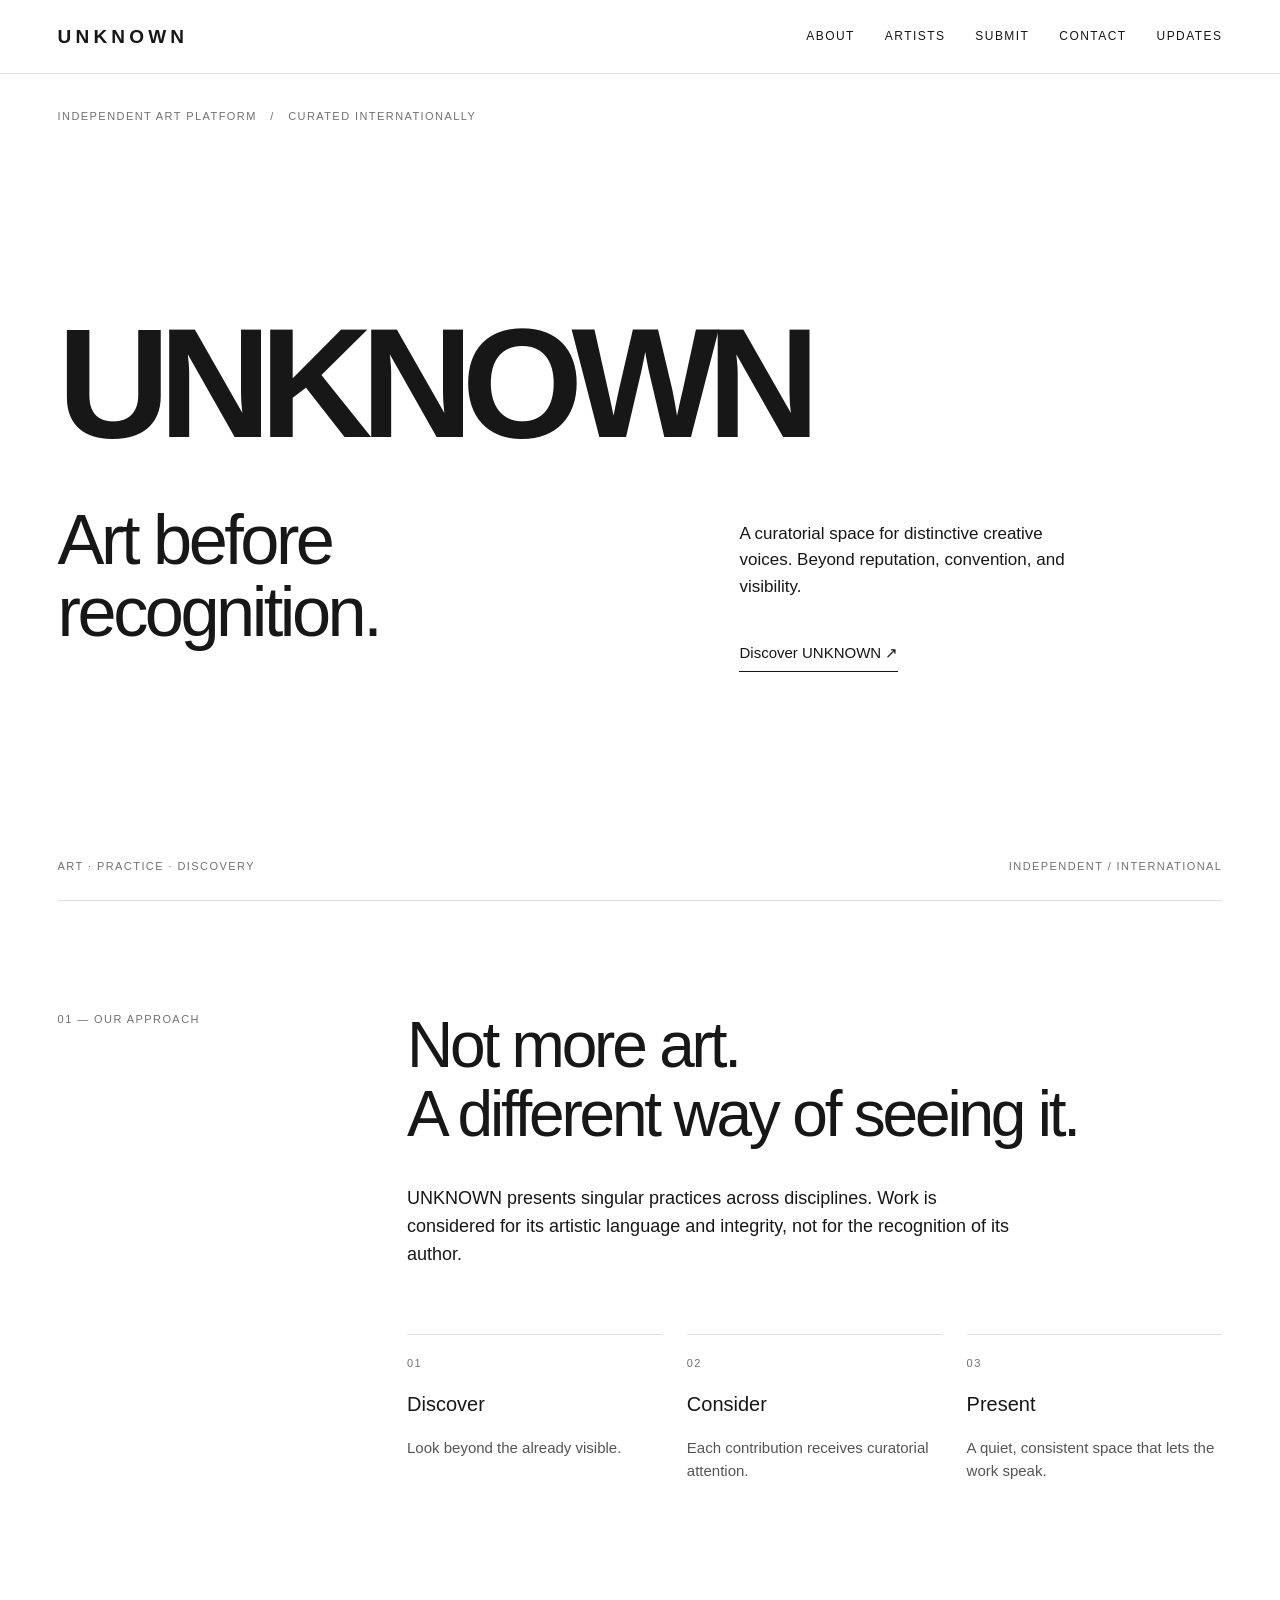
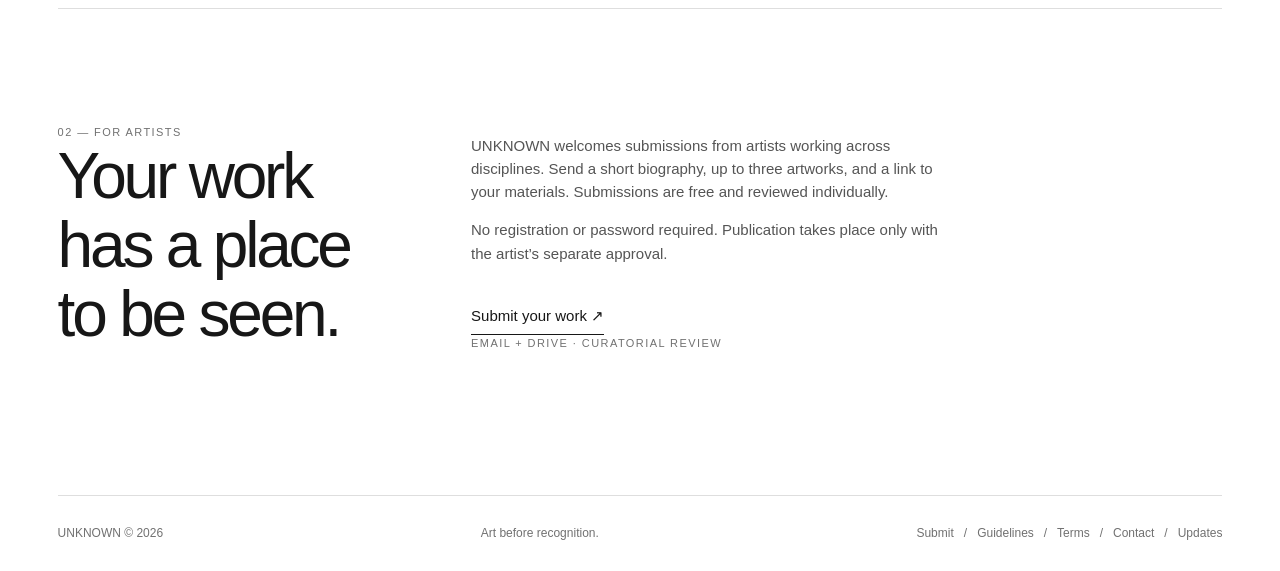
<file: index.html>
<!doctype html><html lang="en"><head><meta charset="utf-8"><meta name="viewport" content="width=device-width,initial-scale=1"><meta name="description" content="UNKNOWN — an independent curatorial art platform. Art before recognition."><title>UNKNOWN — Art before recognition</title><style>:root{--ink:#171717;--paper:#fff;--sub:#717171;--line:#dedede}*{box-sizing:border-box}html{scroll-behavior:smooth}body{margin:0;background:var(--paper);color:var(--ink);font-family:Arial,Helvetica,sans-serif;font-size:15px;line-height:1.55}a{color:inherit;text-decoration:none}a:hover{text-decoration:underline}header{height:74px;padding:0 4.5%;display:flex;align-items:center;justify-content:space-between;border-bottom:1px solid var(--line)}.brand{font-size:19px;font-weight:650;letter-spacing:.22em}.nav{display:flex;gap:30px;font-size:12px;text-transform:uppercase;letter-spacing:.12em}.wrap{margin:auto;max-width:1600px;padding:0 4.5%}.hero{min-height:calc(100vh - 74px);display:flex;flex-direction:column;justify-content:space-between;padding:34px 0 25px}.eyebrow,.label,.plain{font-size:11px;letter-spacing:.13em;text-transform:uppercase;color:var(--sub)}.hero-center{margin:auto 0;width:100%}.hero-word{font-size:clamp(55px,12.2vw,210px);letter-spacing:-.075em;line-height:.93;font-weight:560;white-space:nowrap}.hero-under{display:grid;grid-template-columns:1.2fr 1fr;gap:8vw;padding-top:48px}.hero-under h1{font-size:clamp(34px,5.5vw,78px);font-weight:500;letter-spacing:-.05em;line-height:1.03;margin:0}.hero-under p{max-width:355px;font-size:17px}.link,.email{display:inline-block;margin-top:24px;border-bottom:1px solid var(--ink);padding-bottom:7px}.hero-bottom{display:flex;justify-content:space-between;gap:15px}.feature,.entry{display:grid;grid-template-columns:30% 70%;gap:0;padding:110px 0;border-top:1px solid var(--line)}h2{font-size:clamp(30px,5vw,67px);line-height:1.08;letter-spacing:-.05em;font-weight:450;margin:0 0 36px}.body{font-size:18px;max-width:620px}.mini-row{display:grid;grid-template-columns:repeat(3,minmax(0,1fr));gap:24px;margin-top:65px}.mini-row>div{border-top:1px solid var(--line);padding-top:15px}.mini-row strong{display:block;font-size:20px;font-weight:450;margin:16px 0}.mini-row p,.entry-right p{color:#555;max-width:470px}.entry-right{padding-left:5vw}.footer{border-top:1px solid var(--line);display:flex;justify-content:space-between;gap:20px;padding:28px 0;font-size:12px;color:var(--sub)}main>section:not(.hero){min-height:40vh}main:has(.page) {min-height:75vh}.page{max-width:860px;padding:80px 0 120px}.page h1{font-size:clamp(40px,7vw,86px);font-weight:500;letter-spacing:-.06em}.page p,.page li{font-size:17px;line-height:1.75}.page a{text-decoration:underline}@media(max-width:720px){header{height:65px;padding:0 5%}.wrap{padding:0 5%}.nav{gap:13px;font-size:10px}.brand{font-size:16px}.hero{min-height:calc(100svh - 65px)}.hero-word{font-size:13.2vw}.hero-under{grid-template-columns:1fr;gap:17px;padding-top:38px}.hero-under p{font-size:15px}.hero-bottom{flex-wrap:wrap}.feature,.entry{grid-template-columns:1fr;gap:30px;padding:75px 0}.mini-row{grid-template-columns:1fr;margin-top:40px}.entry-right{padding-left:0}.footer{flex-wrap:wrap}.page{padding:55px 0 90px}}</style></head><body><header><a class="brand" href="index.html">UNKNOWN</a><nav class="nav"><a href="about.html">About</a><a href="artists.html">Artists</a><a href="submit.html">Submit</a><a href="contact.html">Contact</a><a href="updates.html">Updates</a></nav></header><div class="wrap"><main><section class="hero"><div class="eyebrow">Independent art platform &nbsp; / &nbsp; Curated internationally</div><div class="hero-center"><div class="hero-word" aria-label="UNKNOWN">UNKNOWN</div><div class="hero-under"><h1>Art before<br>recognition.</h1><div><p>A curatorial space for distinctive creative voices. Beyond reputation, convention, and visibility.</p><a class="link" href="about.html">Discover UNKNOWN ↗</a></div></div></div><div class="hero-bottom"><span class="eyebrow">Art · Practice · Discovery</span><span class="eyebrow">Independent / International</span></div></section><section class="feature" id="approach"><div class="label">01 — Our approach</div><div><h2>Not more art.<br>A different way of seeing it.</h2><p class="body">UNKNOWN presents singular practices across disciplines. Work is considered for its artistic language and integrity, not for the recognition of its author.</p><div class="mini-row"><div><span class="eyebrow">01</span><strong>Discover</strong><p>Look beyond the already visible.</p></div><div><span class="eyebrow">02</span><strong>Consider</strong><p>Each contribution receives curatorial attention.</p></div><div><span class="eyebrow">03</span><strong>Present</strong><p>A quiet, consistent space that lets the work speak.</p></div></div></div></section><section class="entry" id="artists"><div><span class="label">02 — For artists</span><h2>Your work<br>has a place<br>to be seen.</h2></div><div class="entry-right"><p>UNKNOWN welcomes submissions from artists working across disciplines. Send a short biography, up to three artworks, and a link to your materials. Submissions are free and reviewed individually.</p><p>No registration or password required. Publication takes place only with the artist’s separate approval.</p><a class="email" href="submit.html">Submit your work ↗</a><div class="plain">Email + Drive · Curatorial review</div></div></section></main><footer class="footer"><span>UNKNOWN © 2026</span><span>Art before recognition.</span><span><a href="submit.html">Submit</a> &nbsp; / &nbsp; <a href="guidelines.html">Guidelines</a> &nbsp; / &nbsp; <a href="terms.html">Terms</a> &nbsp; / &nbsp; <a href="contact.html">Contact</a> &nbsp; / &nbsp; <a href="updates.html">Updates</a></span></footer></div></body></html>
</file>
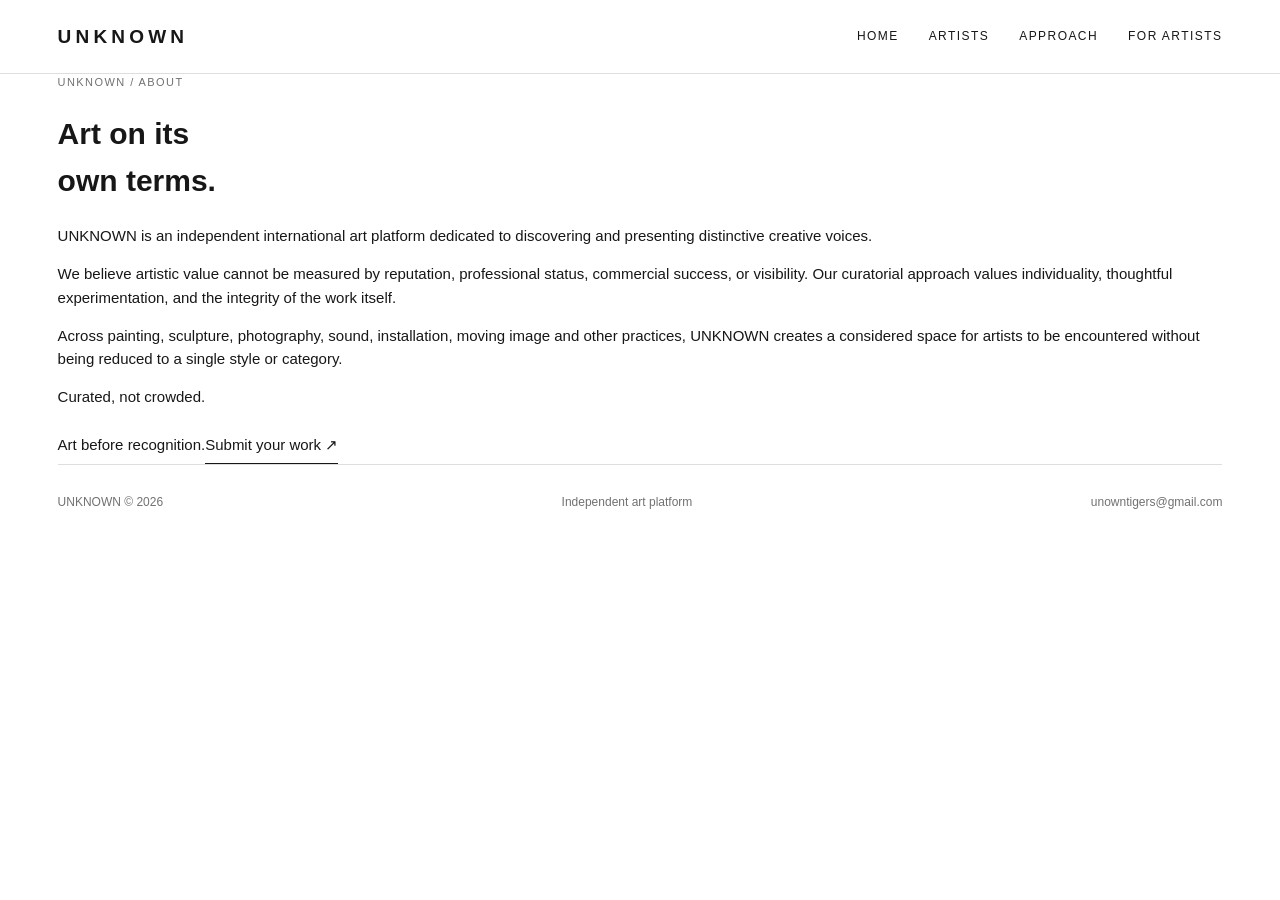
<file: about.html>
<!doctype html><html lang="en"><head><meta charset="utf-8"><meta name="viewport" content="width=device-width,initial-scale=1"><title>About — UNKNOWN</title><style>:root{--ink:#171717;--paper:#fff;--sub:#717171;--line:#dedede}*{box-sizing:border-box}html{scroll-behavior:smooth}body{margin:0;background:var(--paper);color:var(--ink);font-family:Arial,Helvetica,sans-serif;font-size:15px;line-height:1.55}a{color:inherit;text-decoration:none}a:hover{text-decoration:underline}header{height:74px;padding:0 4.5%;display:flex;align-items:center;justify-content:space-between;border-bottom:1px solid var(--line)}.brand{font-size:19px;font-weight:650;letter-spacing:.22em}.nav{display:flex;gap:30px;font-size:12px;text-transform:uppercase;letter-spacing:.12em}.wrap{margin:auto;max-width:1600px;padding:0 4.5%}.hero{min-height:calc(100vh - 74px);display:flex;flex-direction:column;justify-content:space-between;padding:34px 0 25px}.eyebrow,.label,.plain{font-size:11px;letter-spacing:.13em;text-transform:uppercase;color:var(--sub)}.hero-center{margin:auto 0;width:100%}.hero-word{font-size:clamp(55px,12.2vw,210px);letter-spacing:-.075em;line-height:.93;font-weight:560;white-space:nowrap}.hero-under{display:grid;grid-template-columns:1.2fr 1fr;gap:8vw;padding-top:48px}.hero-under h1{font-size:clamp(34px,5.5vw,78px);font-weight:500;letter-spacing:-.05em;line-height:1.03;margin:0}.hero-under p{max-width:355px;font-size:17px}.link,.email{display:inline-block;margin-top:24px;border-bottom:1px solid var(--ink);padding-bottom:7px}.hero-bottom{display:flex;justify-content:space-between;gap:15px}.feature,.entry{display:grid;grid-template-columns:30% 70%;gap:0;padding:110px 0;border-top:1px solid var(--line)}h2{font-size:clamp(30px,5vw,67px);line-height:1.08;letter-spacing:-.05em;font-weight:450;margin:0 0 36px}.body{font-size:18px;max-width:620px}.mini-row{display:grid;grid-template-columns:repeat(3,minmax(0,1fr));gap:24px;margin-top:65px}.mini-row>div{border-top:1px solid var(--line);padding-top:15px}.mini-row strong{display:block;font-size:20px;font-weight:450;margin:16px 0}.mini-row p,.entry-right p{color:#555;max-width:470px}.entry-right{padding-left:5vw}.footer{border-top:1px solid var(--line);display:flex;justify-content:space-between;gap:20px;padding:28px 0;font-size:12px;color:var(--sub)}main>section:not(.hero){min-height:40vh}main:has(.page) {min-height:75vh}.page{max-width:860px;padding:80px 0 120px}.page h1{font-size:clamp(40px,7vw,86px);font-weight:500;letter-spacing:-.06em}.page p,.page li{font-size:17px;line-height:1.75}.page a{text-decoration:underline}@media(max-width:720px){header{height:65px;padding:0 5%}.wrap{padding:0 5%}.nav{gap:13px;font-size:10px}.brand{font-size:16px}.hero{min-height:calc(100svh - 65px)}.hero-word{font-size:13.2vw}.hero-under{grid-template-columns:1fr;gap:17px;padding-top:38px}.hero-under p{font-size:15px}.hero-bottom{flex-wrap:wrap}.feature,.entry{grid-template-columns:1fr;gap:30px;padding:75px 0}.mini-row{grid-template-columns:1fr;margin-top:40px}.entry-right{padding-left:0}.footer{flex-wrap:wrap}.page{padding:55px 0 90px}}</style></head><body><header><a class="brand" href="index.html">UNKNOWN</a><nav class="nav"><a href="index.html">Home</a><a href="artists.html">Artists</a><a href="index.html#approach">Approach</a><a href="index.html#artists">For artists</a></nav></header><div class="wrap"><main class="inner"><div class="inner-grid"><div class="label">UNKNOWN / About</div><div><h1 class="about-title">Art on its<br>own terms.</h1><div class="about-copy"><p>UNKNOWN is an independent international art platform dedicated to discovering and presenting distinctive creative voices.</p><p>We believe artistic value cannot be measured by reputation, professional status, commercial success, or visibility. Our curatorial approach values individuality, thoughtful experimentation, and the integrity of the work itself.</p><p>Across painting, sculpture, photography, sound, installation, moving image and other practices, UNKNOWN creates a considered space for artists to be encountered without being reduced to a single style or category.</p></div><div class="compact"><span class="tiny">Curated, not crowded.<br>Art before recognition.</span><a class="link" href="submit.html">Submit your work ↗</a></div></div></div></main><footer class="footer"><span>UNKNOWN © 2026</span><span>Independent art platform</span><span><a href="mailto:unowntigers@gmail.com">unowntigers@gmail.com</a></span></footer></div></body></html>
</file>
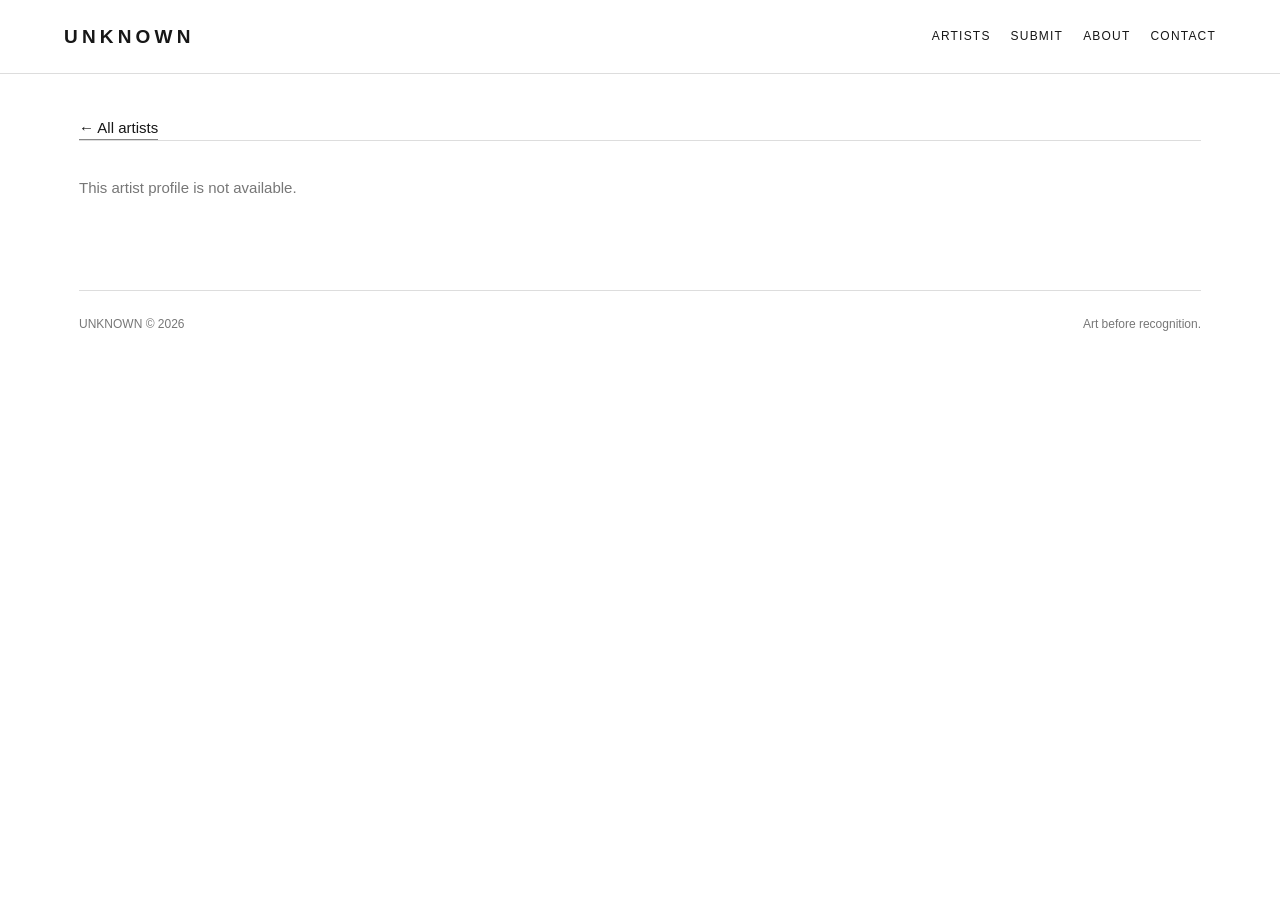
<file: artist.html>
<!doctype html><html lang="en"><head><meta charset="utf-8"><meta name="viewport" content="width=device-width,initial-scale=1"><title>Artist — UNKNOWN</title><style>*{box-sizing:border-box}body{margin:0;color:#171717;background:#fff;font:15px/1.55 Arial,Helvetica,sans-serif}a{color:inherit}header{border-bottom:1px solid #ddd;min-height:74px;padding:20px 5%;display:flex;justify-content:space-between;align-items:center;gap:20px}.brand{text-decoration:none;letter-spacing:.22em;font-weight:650;font-size:19px}.nav{display:flex;gap:20px;font-size:12px;text-transform:uppercase;letter-spacing:.1em}.nav a{text-decoration:none}.wrap{max-width:1250px;margin:auto;padding:0 5%}h1{font-weight:500;letter-spacing:-.065em;font-size:clamp(55px,9vw,104px);line-height:1;margin:65px 0 22px}.intro{max-width:570px;color:#555;font-size:17px;margin-bottom:55px}.eyebrow{font-size:11px;color:#777;letter-spacing:.14em;text-transform:uppercase}.grid{display:grid;grid-template-columns:repeat(3,minmax(0,1fr));gap:36px 22px;margin:45px 0 110px}.artist{text-decoration:none}.artist img{display:block;width:100%;aspect-ratio:4/5;object-fit:cover;background:#f1f1f1}.artist h2{font-size:18px;font-weight:500;letter-spacing:-.025em;margin:13px 0 2px}.meta{font-size:13px;color:#777}.empty{border-top:1px solid #ddd;padding:35px 0 90px;color:#666}.footer{border-top:1px solid #ddd;padding:24px 0;color:#777;font-size:12px;display:flex;justify-content:space-between;gap:20px}.back{display:inline-block;margin:42px 0 0;text-decoration:none;border-bottom:1px solid #888}.artist-head{display:grid;grid-template-columns:1fr 1fr;gap:55px;margin:55px 0 70px}.artist-head h1{margin:15px 0}.artist-head p{max-width:550px}.cover{width:100%;aspect-ratio:4/5;object-fit:cover}.work{display:grid;grid-template-columns:1.5fr 1fr;gap:45px;padding:45px 0;border-top:1px solid #ddd}.gallery .gallery-main{display:block;width:100%;height:auto;max-height:760px;object-fit:contain;margin-bottom:12px;background:#f8f8f8}.gallery-thumbs{display:grid;grid-template-columns:repeat(5,minmax(0,1fr));gap:9px}.gallery-thumb{appearance:none;display:block;background:none;border:1px solid transparent;padding:3px;cursor:pointer;min-width:0}.gallery-thumb[aria-pressed="true"]{border-color:#171717}.gallery-thumb:focus-visible{outline:2px solid #171717;outline-offset:3px}.gallery-thumb img{display:block;width:100%;aspect-ratio:1/1;object-fit:cover}.work h2{font-weight:500;font-size:28px;line-height:1.1;letter-spacing:-.04em;margin:0 0 16px}.work p{white-space:pre-line}#status{color:#777}@media(max-width:760px){header{padding:18px 5%;flex-wrap:wrap}.nav{gap:12px;font-size:10px}.brand{font-size:16px}.grid{grid-template-columns:repeat(2,minmax(0,1fr));gap:24px 14px}.artist-head,.work{grid-template-columns:1fr;gap:20px}.artist-head{margin:32px 0 45px}.work{padding:28px 0}.intro{margin-bottom:30px}.gallery-thumbs{grid-template-columns:repeat(3,1fr)}}@media(max-width:420px){.grid{grid-template-columns:1fr}}</style></head><body><header><a href="index.html" class="brand">UNKNOWN</a><nav class="nav"><a href="artists.html">Artists</a><a href="submit.html">Submit</a><a href="about.html">About</a><a href="contact.html">Contact</a></nav></header><main class="wrap"><a class="back" href="artists.html">← All artists</a><div id="status" class="empty">Loading artist profile…</div><section id="profile" hidden><div class="artist-head"><div id="portrait"></div><div><div class="eyebrow" id="discipline"></div><h1 id="name"></h1><p id="bio"></p><div id="links"></div></div></div><div class="eyebrow">Selected works</div><div id="works" style="margin-top:22px"></div></section><footer class="footer"><span>UNKNOWN © 2026</span><span>Art before recognition.</span></footer></main><script src="artists.js?v=20261029-gallery"></script></body></html>
</file>
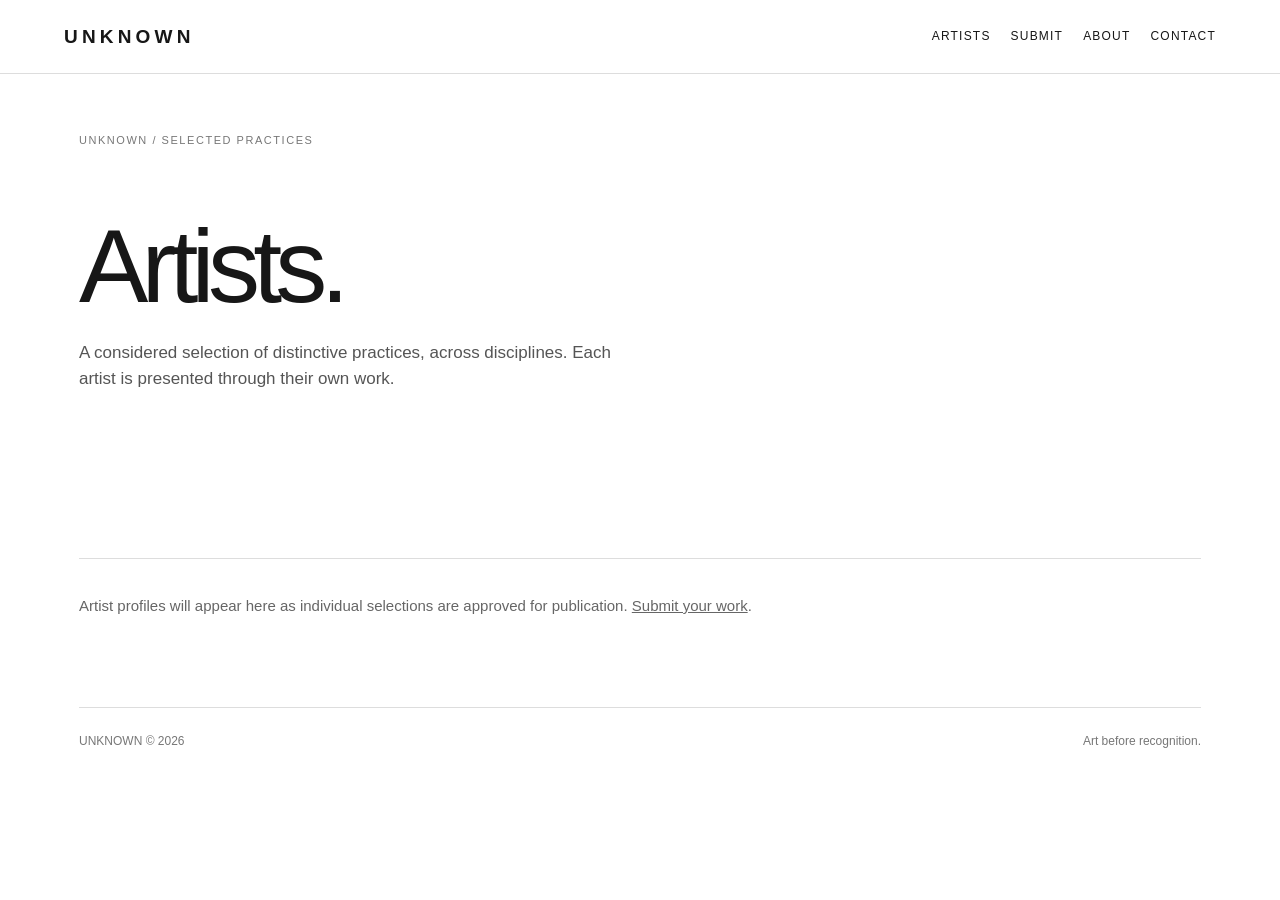
<file: artists.html>
<!doctype html><html lang="en"><head><meta charset="utf-8"><meta name="viewport" content="width=device-width,initial-scale=1"><title>Artists — UNKNOWN</title><meta name="description" content="A considered selection of artistic practices presented by UNKNOWN."><style>*{box-sizing:border-box}body{margin:0;color:#171717;background:#fff;font:15px/1.55 Arial,Helvetica,sans-serif}a{color:inherit}header{border-bottom:1px solid #ddd;min-height:74px;padding:20px 5%;display:flex;justify-content:space-between;align-items:center;gap:20px}.brand{text-decoration:none;letter-spacing:.22em;font-weight:650;font-size:19px}.nav{display:flex;gap:20px;font-size:12px;text-transform:uppercase;letter-spacing:.1em}.nav a{text-decoration:none}.wrap{max-width:1250px;margin:auto;padding:0 5%}h1{font-weight:500;letter-spacing:-.065em;font-size:clamp(55px,9vw,104px);line-height:1;margin:65px 0 22px}.intro{max-width:570px;color:#555;font-size:17px;margin-bottom:55px}.eyebrow{font-size:11px;color:#777;letter-spacing:.14em;text-transform:uppercase}.grid{display:grid;grid-template-columns:repeat(3,minmax(0,1fr));gap:36px 22px;margin:45px 0 110px}.artist{text-decoration:none}.artist img{display:block;width:100%;aspect-ratio:4/5;object-fit:cover;background:#f1f1f1}.artist h2{font-size:18px;font-weight:500;letter-spacing:-.025em;margin:13px 0 2px}.meta{font-size:13px;color:#777}.empty{border-top:1px solid #ddd;padding:35px 0 90px;color:#666}.footer{border-top:1px solid #ddd;padding:24px 0;color:#777;font-size:12px;display:flex;justify-content:space-between;gap:20px}.back{display:inline-block;margin:42px 0 0;text-decoration:none;border-bottom:1px solid #888}.artist-head{display:grid;grid-template-columns:1fr 1fr;gap:55px;margin:55px 0 70px}.artist-head h1{margin:15px 0}.artist-head p{max-width:550px}.cover{width:100%;aspect-ratio:4/5;object-fit:cover}.work{display:grid;grid-template-columns:1.5fr 1fr;gap:45px;padding:45px 0;border-top:1px solid #ddd}.gallery .gallery-main{display:block;width:100%;height:auto;max-height:760px;object-fit:contain;margin-bottom:12px;background:#f8f8f8}.gallery-thumbs{display:grid;grid-template-columns:repeat(5,minmax(0,1fr));gap:9px}.gallery-thumb{appearance:none;display:block;background:none;border:1px solid transparent;padding:3px;cursor:pointer;min-width:0}.gallery-thumb[aria-pressed="true"]{border-color:#171717}.gallery-thumb:focus-visible{outline:2px solid #171717;outline-offset:3px}.gallery-thumb img{display:block;width:100%;aspect-ratio:1/1;object-fit:cover}.work h2{font-weight:500;font-size:28px;line-height:1.1;letter-spacing:-.04em;margin:0 0 16px}.work p{white-space:pre-line}#status{color:#777}@media(max-width:760px){header{padding:18px 5%;flex-wrap:wrap}.nav{gap:12px;font-size:10px}.brand{font-size:16px}.grid{grid-template-columns:repeat(2,minmax(0,1fr));gap:24px 14px}.artist-head,.work{grid-template-columns:1fr;gap:20px}.artist-head{margin:32px 0 45px}.work{padding:28px 0}.intro{margin-bottom:30px}.gallery-thumbs{grid-template-columns:repeat(3,1fr)}}@media(max-width:420px){.grid{grid-template-columns:1fr}}</style></head><body><header><a href="index.html" class="brand">UNKNOWN</a><nav class="nav"><a href="artists.html">Artists</a><a href="submit.html">Submit</a><a href="about.html">About</a><a href="contact.html">Contact</a></nav></header><main class="wrap"><div class="eyebrow" style="margin-top:58px">UNKNOWN / Selected practices</div><h1>Artists.</h1><p class="intro">A considered selection of distinctive practices, across disciplines. Each artist is presented through their own work.</p><div id="artists" class="grid" hidden></div><div id="empty" class="empty">Artist profiles will appear here as individual selections are approved for publication. <a href="submit.html">Submit your work</a>.</div><footer class="footer"><span>UNKNOWN © 2026</span><span>Art before recognition.</span></footer></main><script src="artists.js?v=20261029-gallery"></script></body></html>
</file>
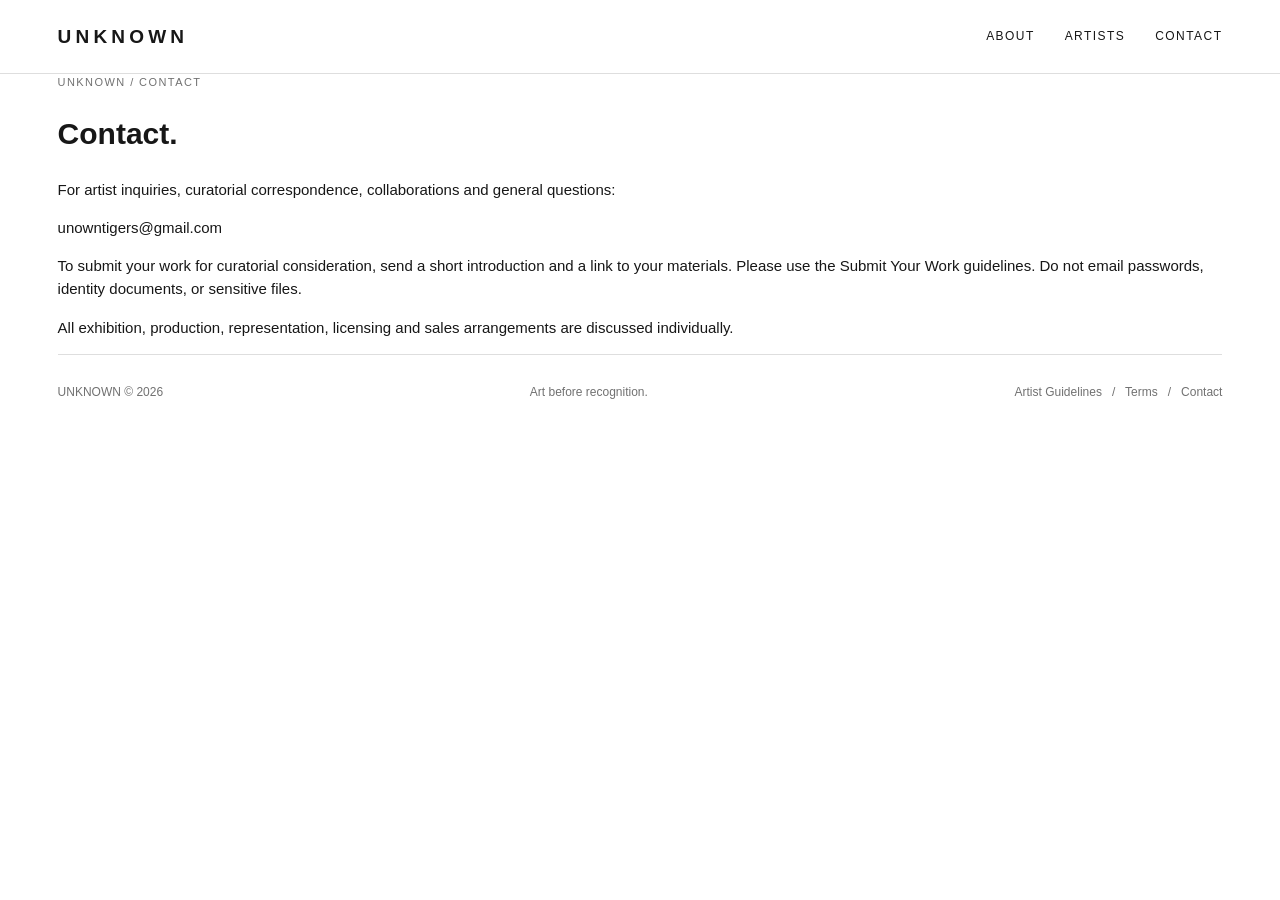
<file: contact.html>
<!doctype html><html lang="en"><head><meta charset="utf-8"><meta name="viewport" content="width=device-width,initial-scale=1"><meta name="description" content="UNKNOWN — independent international curatorial art platform."><title>Contact — UNKNOWN</title><style>:root{--ink:#171717;--paper:#fff;--sub:#717171;--line:#dedede}*{box-sizing:border-box}html{scroll-behavior:smooth}body{margin:0;background:var(--paper);color:var(--ink);font-family:Arial,Helvetica,sans-serif;font-size:15px;line-height:1.55}a{color:inherit;text-decoration:none}a:hover{text-decoration:underline}header{height:74px;padding:0 4.5%;display:flex;align-items:center;justify-content:space-between;border-bottom:1px solid var(--line)}.brand{font-size:19px;font-weight:650;letter-spacing:.22em}.nav{display:flex;gap:30px;font-size:12px;text-transform:uppercase;letter-spacing:.12em}.wrap{margin:auto;max-width:1600px;padding:0 4.5%}.hero{min-height:calc(100vh - 74px);display:flex;flex-direction:column;justify-content:space-between;padding:34px 0 25px}.eyebrow,.label,.plain{font-size:11px;letter-spacing:.13em;text-transform:uppercase;color:var(--sub)}.hero-center{margin:auto 0;width:100%}.hero-word{font-size:clamp(55px,12.2vw,210px);letter-spacing:-.075em;line-height:.93;font-weight:560;white-space:nowrap}.hero-under{display:grid;grid-template-columns:1.2fr 1fr;gap:8vw;padding-top:48px}.hero-under h1{font-size:clamp(34px,5.5vw,78px);font-weight:500;letter-spacing:-.05em;line-height:1.03;margin:0}.hero-under p{max-width:355px;font-size:17px}.link,.email{display:inline-block;margin-top:24px;border-bottom:1px solid var(--ink);padding-bottom:7px}.hero-bottom{display:flex;justify-content:space-between;gap:15px}.feature,.entry{display:grid;grid-template-columns:30% 70%;gap:0;padding:110px 0;border-top:1px solid var(--line)}h2{font-size:clamp(30px,5vw,67px);line-height:1.08;letter-spacing:-.05em;font-weight:450;margin:0 0 36px}.body{font-size:18px;max-width:620px}.mini-row{display:grid;grid-template-columns:repeat(3,minmax(0,1fr));gap:24px;margin-top:65px}.mini-row>div{border-top:1px solid var(--line);padding-top:15px}.mini-row strong{display:block;font-size:20px;font-weight:450;margin:16px 0}.mini-row p,.entry-right p{color:#555;max-width:470px}.entry-right{padding-left:5vw}.footer{border-top:1px solid var(--line);display:flex;justify-content:space-between;gap:20px;padding:28px 0;font-size:12px;color:var(--sub)}main>section:not(.hero){min-height:40vh}main:has(.page) {min-height:75vh}.page{max-width:860px;padding:80px 0 120px}.page h1{font-size:clamp(40px,7vw,86px);font-weight:500;letter-spacing:-.06em}.page p,.page li{font-size:17px;line-height:1.75}.page a{text-decoration:underline}@media(max-width:720px){header{height:65px;padding:0 5%}.wrap{padding:0 5%}.nav{gap:13px;font-size:10px}.brand{font-size:16px}.hero{min-height:calc(100svh - 65px)}.hero-word{font-size:13.2vw}.hero-under{grid-template-columns:1fr;gap:17px;padding-top:38px}.hero-under p{font-size:15px}.hero-bottom{flex-wrap:wrap}.feature,.entry{grid-template-columns:1fr;gap:30px;padding:75px 0}.mini-row{grid-template-columns:1fr;margin-top:40px}.entry-right{padding-left:0}.footer{flex-wrap:wrap}.page{padding:55px 0 90px}}</style></head><body><header><a class="brand" href="index.html">UNKNOWN</a><nav class="nav"><a href="about.html">About</a><a href="artists.html">Artists</a><a href="contact.html">Contact</a></nav></header><div class="wrap"><main class="inner"><div class="eyebrow">UNKNOWN / Contact</div><h1 class="about-title">Contact.</h1><div class="editorial-copy"><p>For artist inquiries, curatorial correspondence, collaborations and general questions:</p><a class="contact-mail" href="mailto:unowntigers@gmail.com">unowntigers@gmail.com</a><p>To submit your work for curatorial consideration, send a short introduction and a link to your materials. Please use the <a href="submit.html">Submit Your Work</a> guidelines. Do not email passwords, identity documents, or sensitive files.</p><p>All exhibition, production, representation, licensing and sales arrangements are discussed individually.</p></div></main><footer class="footer"><span>UNKNOWN © 2026</span><span>Art before recognition.</span><span><a href="guidelines.html">Artist Guidelines</a> &nbsp; / &nbsp; <a href="terms.html">Terms</a> &nbsp; / &nbsp; <a href="contact.html">Contact</a></span></footer></div></body></html>
</file>
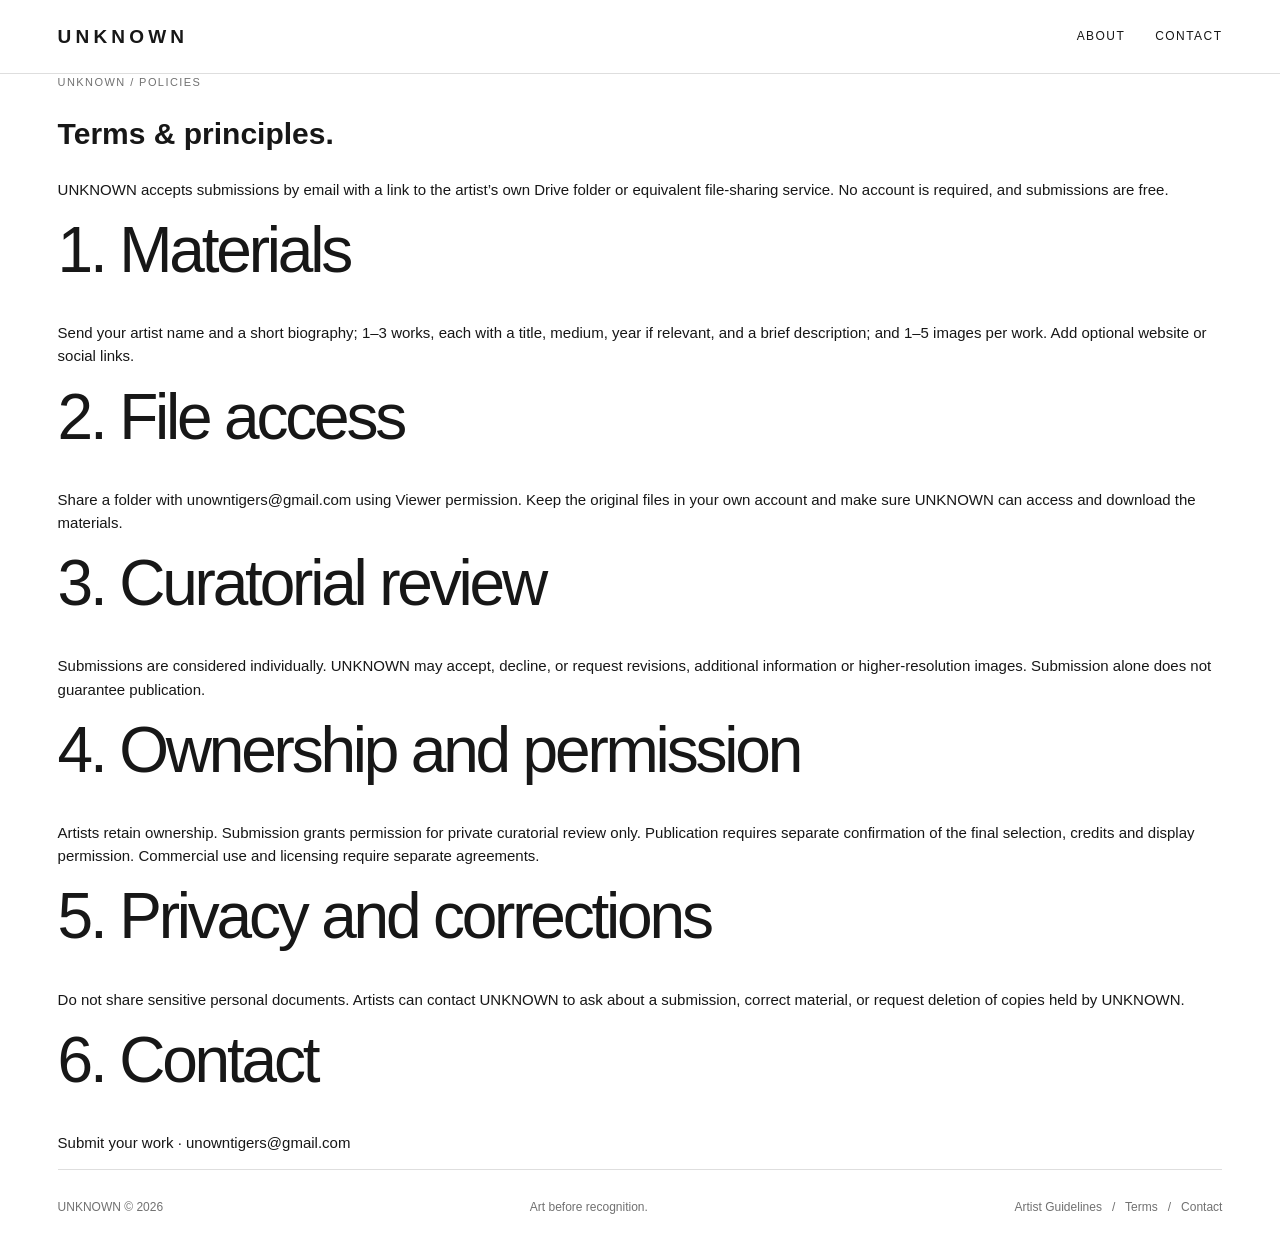
<file: guidelines.html>
<!doctype html><html lang="en"><head><meta charset="utf-8"><meta name="viewport" content="width=device-width,initial-scale=1"><meta name="description" content="UNKNOWN — independent international curatorial art platform."><title>Terms &amp; Principles — UNKNOWN</title><style>:root{--ink:#171717;--paper:#fff;--sub:#717171;--line:#dedede}*{box-sizing:border-box}html{scroll-behavior:smooth}body{margin:0;background:var(--paper);color:var(--ink);font-family:Arial,Helvetica,sans-serif;font-size:15px;line-height:1.55}a{color:inherit;text-decoration:none}a:hover{text-decoration:underline}header{height:74px;padding:0 4.5%;display:flex;align-items:center;justify-content:space-between;border-bottom:1px solid var(--line)}.brand{font-size:19px;font-weight:650;letter-spacing:.22em}.nav{display:flex;gap:30px;font-size:12px;text-transform:uppercase;letter-spacing:.12em}.wrap{margin:auto;max-width:1600px;padding:0 4.5%}.hero{min-height:calc(100vh - 74px);display:flex;flex-direction:column;justify-content:space-between;padding:34px 0 25px}.eyebrow,.label,.plain{font-size:11px;letter-spacing:.13em;text-transform:uppercase;color:var(--sub)}.hero-center{margin:auto 0;width:100%}.hero-word{font-size:clamp(55px,12.2vw,210px);letter-spacing:-.075em;line-height:.93;font-weight:560;white-space:nowrap}.hero-under{display:grid;grid-template-columns:1.2fr 1fr;gap:8vw;padding-top:48px}.hero-under h1{font-size:clamp(34px,5.5vw,78px);font-weight:500;letter-spacing:-.05em;line-height:1.03;margin:0}.hero-under p{max-width:355px;font-size:17px}.link,.email{display:inline-block;margin-top:24px;border-bottom:1px solid var(--ink);padding-bottom:7px}.hero-bottom{display:flex;justify-content:space-between;gap:15px}.feature,.entry{display:grid;grid-template-columns:30% 70%;gap:0;padding:110px 0;border-top:1px solid var(--line)}h2{font-size:clamp(30px,5vw,67px);line-height:1.08;letter-spacing:-.05em;font-weight:450;margin:0 0 36px}.body{font-size:18px;max-width:620px}.mini-row{display:grid;grid-template-columns:repeat(3,minmax(0,1fr));gap:24px;margin-top:65px}.mini-row>div{border-top:1px solid var(--line);padding-top:15px}.mini-row strong{display:block;font-size:20px;font-weight:450;margin:16px 0}.mini-row p,.entry-right p{color:#555;max-width:470px}.entry-right{padding-left:5vw}.footer{border-top:1px solid var(--line);display:flex;justify-content:space-between;gap:20px;padding:28px 0;font-size:12px;color:var(--sub)}main>section:not(.hero){min-height:40vh}main:has(.page) {min-height:75vh}.page{max-width:860px;padding:80px 0 120px}.page h1{font-size:clamp(40px,7vw,86px);font-weight:500;letter-spacing:-.06em}.page p,.page li{font-size:17px;line-height:1.75}.page a{text-decoration:underline}@media(max-width:720px){header{height:65px;padding:0 5%}.wrap{padding:0 5%}.nav{gap:13px;font-size:10px}.brand{font-size:16px}.hero{min-height:calc(100svh - 65px)}.hero-word{font-size:13.2vw}.hero-under{grid-template-columns:1fr;gap:17px;padding-top:38px}.hero-under p{font-size:15px}.hero-bottom{flex-wrap:wrap}.feature,.entry{grid-template-columns:1fr;gap:30px;padding:75px 0}.mini-row{grid-template-columns:1fr;margin-top:40px}.entry-right{padding-left:0}.footer{flex-wrap:wrap}.page{padding:55px 0 90px}}</style></head><body><header><a class="brand" href="index.html">UNKNOWN</a><nav class="nav"><a href="about.html">About</a><a href="contact.html">Contact</a></nav></header><div class="wrap"><main class="inner"><div class="eyebrow">UNKNOWN / Policies</div><h1 class="about-title">Terms &amp; principles.</h1><div class="editorial-copy"><p>UNKNOWN accepts submissions by email with a link to the artist’s own Drive folder or equivalent file-sharing service. No account is required, and submissions are free.</p><h2>1. Materials</h2><p>Send your artist name and a short biography; 1–3 works, each with a title, medium, year if relevant, and a brief description; and 1–5 images per work. Add optional website or social links.</p><h2>2. File access</h2><p>Share a folder with unowntigers@gmail.com using Viewer permission. Keep the original files in your own account and make sure UNKNOWN can access and download the materials.</p><h2>3. Curatorial review</h2><p>Submissions are considered individually. UNKNOWN may accept, decline, or request revisions, additional information or higher-resolution images. Submission alone does not guarantee publication.</p><h2>4. Ownership and permission</h2><p>Artists retain ownership. Submission grants permission for private curatorial review only. Publication requires separate confirmation of the final selection, credits and display permission. Commercial use and licensing require separate agreements.</p><h2>5. Privacy and corrections</h2><p>Do not share sensitive personal documents. Artists can contact UNKNOWN to ask about a submission, correct material, or request deletion of copies held by UNKNOWN.</p><h2>6. Contact</h2><p><a href="submit.html">Submit your work</a> · <a href="mailto:unowntigers@gmail.com">unowntigers@gmail.com</a></p></div></main><footer class="footer"><span>UNKNOWN © 2026</span><span>Art before recognition.</span><span><a href="guidelines.html">Artist Guidelines</a> &nbsp; / &nbsp; <a href="terms.html">Terms</a> &nbsp; / &nbsp; <a href="contact.html">Contact</a></span></footer></div></body></html>
</file>
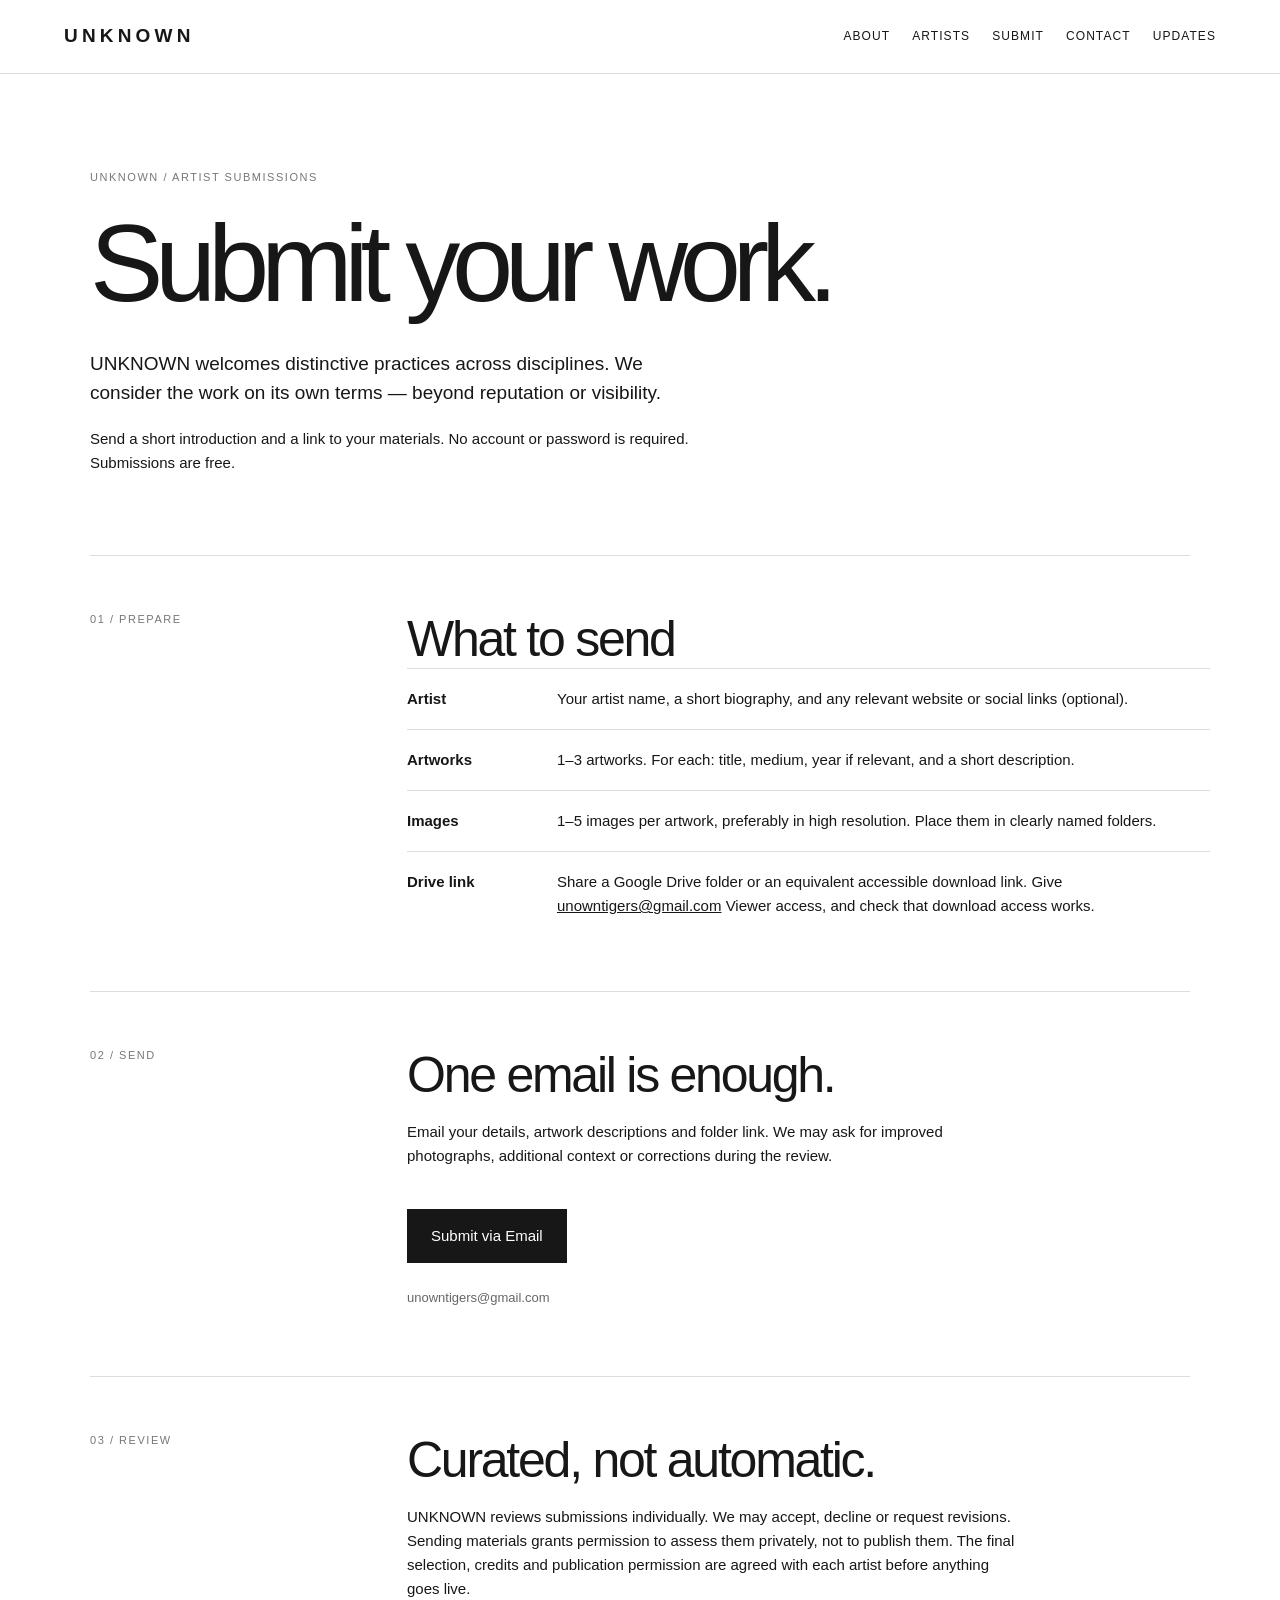
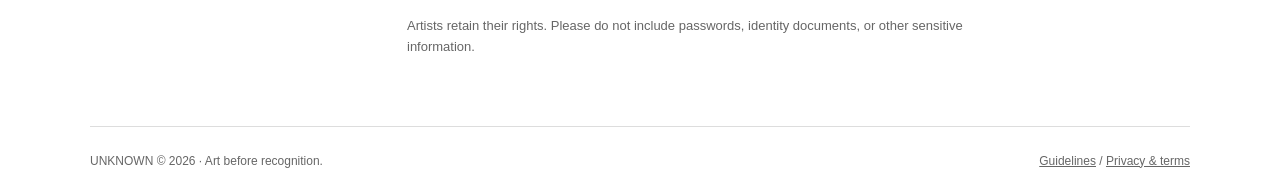
<file: submit.html>
<!doctype html><html lang="en"><head><meta charset="utf-8"><meta name="viewport" content="width=device-width,initial-scale=1"><meta name="description" content="Submit your work for consideration by UNKNOWN, an independent international curatorial art platform."><title>Submit Your Work — UNKNOWN</title><style>:root{--ink:#171717;--sub:#777;--line:#ddd}*{box-sizing:border-box}body{margin:0;background:#fff;color:var(--ink);font:15px/1.6 Arial,Helvetica,sans-serif}a{color:inherit}header{height:74px;border-bottom:1px solid var(--line);display:flex;justify-content:space-between;align-items:center;padding:0 5%}.brand{letter-spacing:.22em;font-weight:650;text-decoration:none;font-size:19px}.nav{display:flex;gap:22px;font-size:12px;letter-spacing:.09em;text-transform:uppercase}.nav a{text-decoration:none}.wrap{width:min(100% - 10%,1100px);margin:auto}.eyebrow{color:var(--sub);font-size:11px;letter-spacing:.14em;text-transform:uppercase}.intro{padding:95px 0 65px;border-bottom:1px solid var(--line)}h1{font-size:clamp(56px,9vw,110px);font-weight:500;line-height:1.02;letter-spacing:-.075em;margin:20px 0 30px}p{max-width:610px}.lead{font-size:19px;line-height:1.55}.content{display:grid;grid-template-columns:27% 73%;gap:20px;padding:55px 0;border-bottom:1px solid var(--line)}h2{font-weight:500;font-size:clamp(29px,4.5vw,50px);letter-spacing:-.045em;line-height:1.15;margin:0}.item{border-top:1px solid var(--line);padding:18px 0;display:grid;grid-template-columns:130px 1fr;gap:20px}.item strong{font-weight:550}.item p{margin:0}.action{display:inline-block;background:#171717;color:white;text-decoration:none;padding:15px 24px;margin:26px 0 12px}.muted{color:#666;font-size:13px}.footer{display:flex;justify-content:space-between;gap:16px;padding:25px 0;color:#666;font-size:12px}@media(max-width:700px){header{height:auto;min-height:67px;gap:15px;flex-wrap:wrap;padding:15px 5%}.brand{font-size:16px}.nav{gap:13px;font-size:10px}.intro{padding:65px 0 45px}.content{grid-template-columns:1fr;gap:25px;padding:45px 0}.item{grid-template-columns:1fr;gap:3px}.footer{flex-wrap:wrap}}</style></head><body><header><a class="brand" href="index.html">UNKNOWN</a><nav class="nav"><a href="about.html">About</a><a href="artists.html">Artists</a><a href="submit.html">Submit</a><a href="contact.html">Contact</a><a href="updates.html">Updates</a></nav></header><main class="wrap"><section class="intro"><div class="eyebrow">UNKNOWN / Artist submissions</div><h1>Submit your work.</h1><p class="lead">UNKNOWN welcomes distinctive practices across disciplines. We consider the work on its own terms — beyond reputation or visibility.</p><p>Send a short introduction and a link to your materials. No account or password is required. Submissions are free.</p></section><section class="content"><div class="eyebrow">01 / Prepare</div><div><h2>What to send</h2><div class="item"><strong>Artist</strong><p>Your artist name, a short biography, and any relevant website or social links (optional).</p></div><div class="item"><strong>Artworks</strong><p>1–3 artworks. For each: title, medium, year if relevant, and a short description.</p></div><div class="item"><strong>Images</strong><p>1–5 images per artwork, preferably in high resolution. Place them in clearly named folders.</p></div><div class="item"><strong>Drive link</strong><p>Share a Google Drive folder or an equivalent accessible download link. Give <a href="mailto:unowntigers@gmail.com">unowntigers@gmail.com</a> Viewer access, and check that download access works.</p></div></div></section><section class="content"><div class="eyebrow">02 / Send</div><div><h2>One email is enough.</h2><p>Email your details, artwork descriptions and folder link. We may ask for improved photographs, additional context or corrections during the review.</p><a class="action" href="mailto:unowntigers@gmail.com?subject=Artist%20Submission%20%E2%80%94%20UNKNOWN&amp;body=Artist%20name%3A%0AShort%20biography%3A%0AWebsite%20%2F%20social%20links%20(optional)%3A%0A%0AArtwork%201%20%E2%80%94%20title%2C%20medium%2C%20year%2C%20description%3A%0AArtwork%202%20(optional)%3A%0AArtwork%203%20(optional)%3A%0A%0ADrive%20folder%20link%3A%0A%0AI%20confirm%20that%20I%20own%20or%20have%20permission%20to%20share%20the%20materials%20for%20curatorial%20review.%20I%20understand%20that%20publication%20requires%20my%20separate%20approval.">Submit via Email</a><p class="muted">unowntigers@gmail.com</p></div></section><section class="content"><div class="eyebrow">03 / Review</div><div><h2>Curated, not automatic.</h2><p>UNKNOWN reviews submissions individually. We may accept, decline or request revisions. Sending materials grants permission to assess them privately, not to publish them. The final selection, credits and publication permission are agreed with each artist before anything goes live.</p><p class="muted">Artists retain their rights. Please do not include passwords, identity documents, or other sensitive information.</p></div></section><footer class="footer"><span>UNKNOWN © 2026 · Art before recognition.</span><span><a href="guidelines.html">Guidelines</a> / <a href="terms.html">Privacy &amp; terms</a></span></footer></main></body></html>
</file>
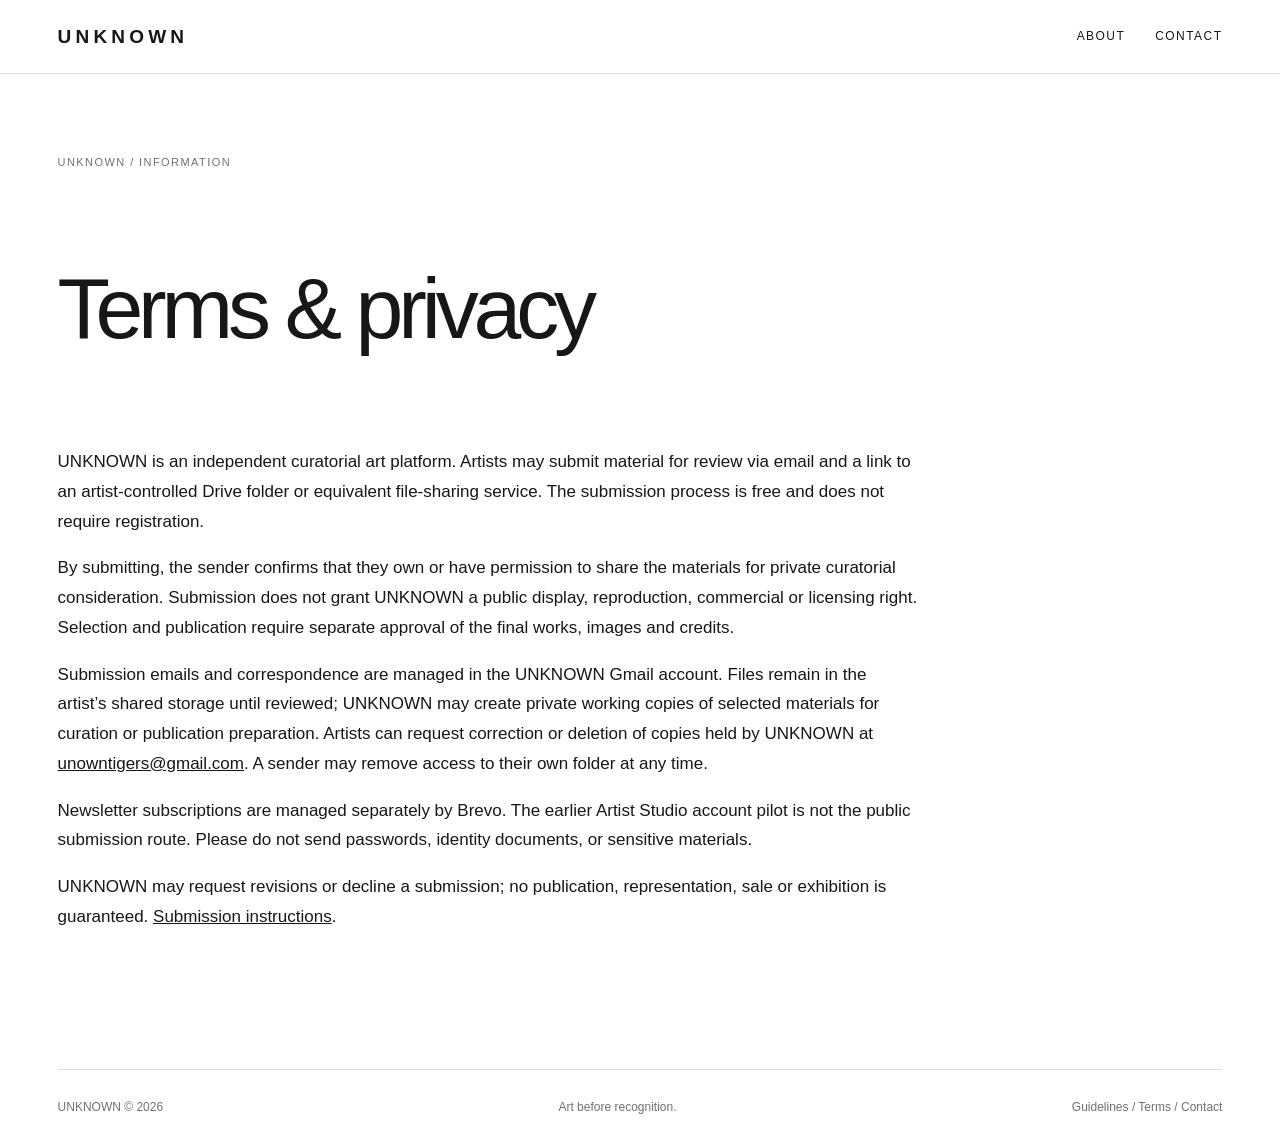
<file: terms.html>
<!doctype html><html lang="en"><head><meta charset="utf-8"><meta name="viewport" content="width=device-width,initial-scale=1"><meta name="robots" content="noindex,nofollow"><title>Terms — UNKNOWN</title><style>:root{--ink:#171717;--paper:#fff;--sub:#717171;--line:#dedede}*{box-sizing:border-box}html{scroll-behavior:smooth}body{margin:0;background:var(--paper);color:var(--ink);font-family:Arial,Helvetica,sans-serif;font-size:15px;line-height:1.55}a{color:inherit;text-decoration:none}a:hover{text-decoration:underline}header{height:74px;padding:0 4.5%;display:flex;align-items:center;justify-content:space-between;border-bottom:1px solid var(--line)}.brand{font-size:19px;font-weight:650;letter-spacing:.22em}.nav{display:flex;gap:30px;font-size:12px;text-transform:uppercase;letter-spacing:.12em}.wrap{margin:auto;max-width:1600px;padding:0 4.5%}.hero{min-height:calc(100vh - 74px);display:flex;flex-direction:column;justify-content:space-between;padding:34px 0 25px}.eyebrow,.label,.plain{font-size:11px;letter-spacing:.13em;text-transform:uppercase;color:var(--sub)}.hero-center{margin:auto 0;width:100%}.hero-word{font-size:clamp(55px,12.2vw,210px);letter-spacing:-.075em;line-height:.93;font-weight:560;white-space:nowrap}.hero-under{display:grid;grid-template-columns:1.2fr 1fr;gap:8vw;padding-top:48px}.hero-under h1{font-size:clamp(34px,5.5vw,78px);font-weight:500;letter-spacing:-.05em;line-height:1.03;margin:0}.hero-under p{max-width:355px;font-size:17px}.link,.email{display:inline-block;margin-top:24px;border-bottom:1px solid var(--ink);padding-bottom:7px}.hero-bottom{display:flex;justify-content:space-between;gap:15px}.feature,.entry{display:grid;grid-template-columns:30% 70%;gap:0;padding:110px 0;border-top:1px solid var(--line)}h2{font-size:clamp(30px,5vw,67px);line-height:1.08;letter-spacing:-.05em;font-weight:450;margin:0 0 36px}.body{font-size:18px;max-width:620px}.mini-row{display:grid;grid-template-columns:repeat(3,minmax(0,1fr));gap:24px;margin-top:65px}.mini-row>div{border-top:1px solid var(--line);padding-top:15px}.mini-row strong{display:block;font-size:20px;font-weight:450;margin:16px 0}.mini-row p,.entry-right p{color:#555;max-width:470px}.entry-right{padding-left:5vw}.footer{border-top:1px solid var(--line);display:flex;justify-content:space-between;gap:20px;padding:28px 0;font-size:12px;color:var(--sub)}main>section:not(.hero){min-height:40vh}main:has(.page) {min-height:75vh}.page{max-width:860px;padding:80px 0 120px}.page h1{font-size:clamp(40px,7vw,86px);font-weight:500;letter-spacing:-.06em}.page p,.page li{font-size:17px;line-height:1.75}.page a{text-decoration:underline}@media(max-width:720px){header{height:65px;padding:0 5%}.wrap{padding:0 5%}.nav{gap:13px;font-size:10px}.brand{font-size:16px}.hero{min-height:calc(100svh - 65px)}.hero-word{font-size:13.2vw}.hero-under{grid-template-columns:1fr;gap:17px;padding-top:38px}.hero-under p{font-size:15px}.hero-bottom{flex-wrap:wrap}.feature,.entry{grid-template-columns:1fr;gap:30px;padding:75px 0}.mini-row{grid-template-columns:1fr;margin-top:40px}.entry-right{padding-left:0}.footer{flex-wrap:wrap}.page{padding:55px 0 90px}}</style></head><body><header><a class="brand" href="index.html">UNKNOWN</a><nav class="nav"><a href="about.html">About</a><a href="contact.html">Contact</a></nav></header><div class="wrap"><main><section class="page"><div class="label">UNKNOWN / Information</div><h1>Terms &amp; privacy</h1><p>UNKNOWN is an independent curatorial art platform. Artists may submit material for review via email and a link to an artist-controlled Drive folder or equivalent file-sharing service. The submission process is free and does not require registration.</p><p>By submitting, the sender confirms that they own or have permission to share the materials for private curatorial consideration. Submission does not grant UNKNOWN a public display, reproduction, commercial or licensing right. Selection and publication require separate approval of the final works, images and credits.</p><p>Submission emails and correspondence are managed in the UNKNOWN Gmail account. Files remain in the artist’s shared storage until reviewed; UNKNOWN may create private working copies of selected materials for curation or publication preparation. Artists can request correction or deletion of copies held by UNKNOWN at <a href="mailto:unowntigers@gmail.com">unowntigers@gmail.com</a>. A sender may remove access to their own folder at any time.</p><p>Newsletter subscriptions are managed separately by Brevo. The earlier Artist Studio account pilot is not the public submission route. Please do not send passwords, identity documents, or sensitive materials.</p><p>UNKNOWN may request revisions or decline a submission; no publication, representation, sale or exhibition is guaranteed. <a href="submit.html">Submission instructions</a>.</p></section></main><footer class="footer"><span>UNKNOWN © 2026</span><span>Art before recognition.</span><span><a href="guidelines.html">Guidelines</a> / <a href="terms.html">Terms</a> / <a href="contact.html">Contact</a></span></footer></div></body></html>
</file>
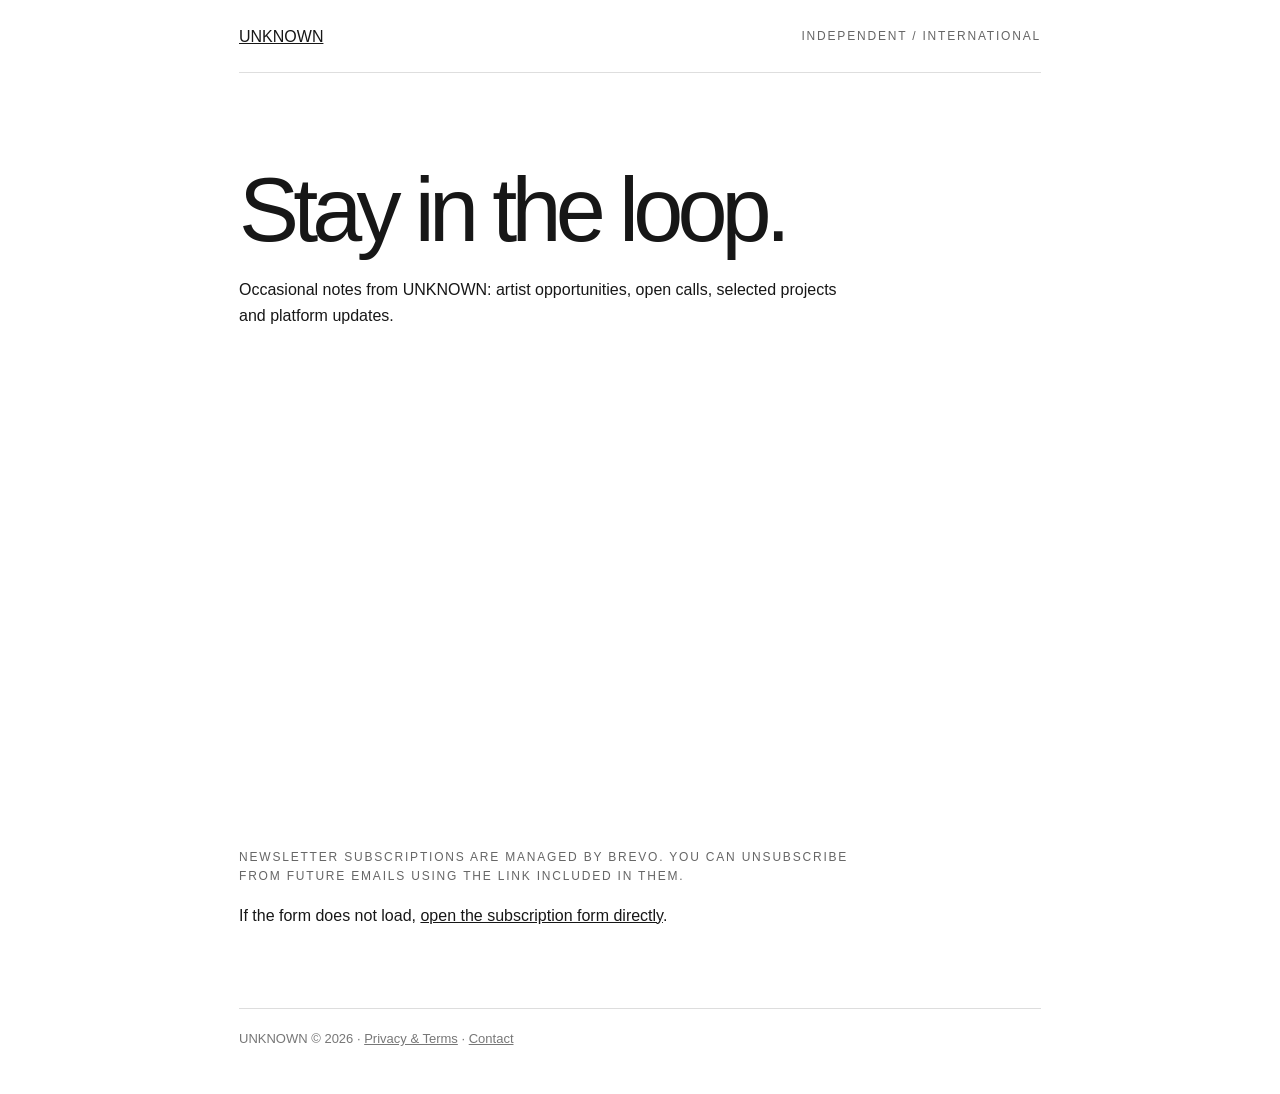
<file: updates.html>
<!doctype html><html lang="en"><head><meta charset="utf-8"><meta name="viewport" content="width=device-width,initial-scale=1"><meta name="description" content="Subscribe to UNKNOWN news, artist opportunities, and open calls."><title>UNKNOWN — Updates</title><style>*{box-sizing:border-box}body{font:16px/1.6 Arial,Helvetica,sans-serif;max-width:850px;margin:0 auto;padding:24px;color:#171717;background:#fff}header{display:flex;justify-content:space-between;align-items:center;border-bottom:1px solid #dedede;padding-bottom:22px}a{color:inherit}.label{letter-spacing:.15em;text-transform:uppercase;font-size:12px;color:#666}h1{font-size:clamp(49px,10vw,90px);font-weight:500;letter-spacing:-.065em;line-height:1.05;margin:90px 0 20px}p{max-width:620px}.form-wrap{width:100%;margin:36px 0 24px}.form-wrap iframe{width:100%;height:460px;border:0;display:block}footer{border-top:1px solid #ddd;margin-top:80px;padding:20px 0;color:#777;font-size:13px}@media(max-width:600px){h1{margin-top:55px}.form-wrap iframe{height:550px}}</style></head><body><header><a href="index.html">UNKNOWN</a><span class="label">Independent / International</span></header><main><h1>Stay in the loop.</h1><p>Occasional notes from UNKNOWN: artist opportunities, open calls, selected projects and platform updates.</p><div class="form-wrap"><iframe title="Subscribe to UNKNOWN updates" src="https://ecda094e.sibforms.com/v2/serve/[base64]" scrolling="auto" loading="lazy" referrerpolicy="strict-origin-when-cross-origin"></iframe></div><p class="label">Newsletter subscriptions are managed by Brevo. You can unsubscribe from future emails using the link included in them.</p><p>If the form does not load, <a href="https://ecda094e.sibforms.com/v2/serve/[base64]" target="_blank" rel="noopener noreferrer">open the subscription form directly</a>.</p></main><footer>UNKNOWN © 2026 · <a href="terms.html">Privacy &amp; Terms</a> · <a href="contact.html">Contact</a></footer></body></html>
</file>
